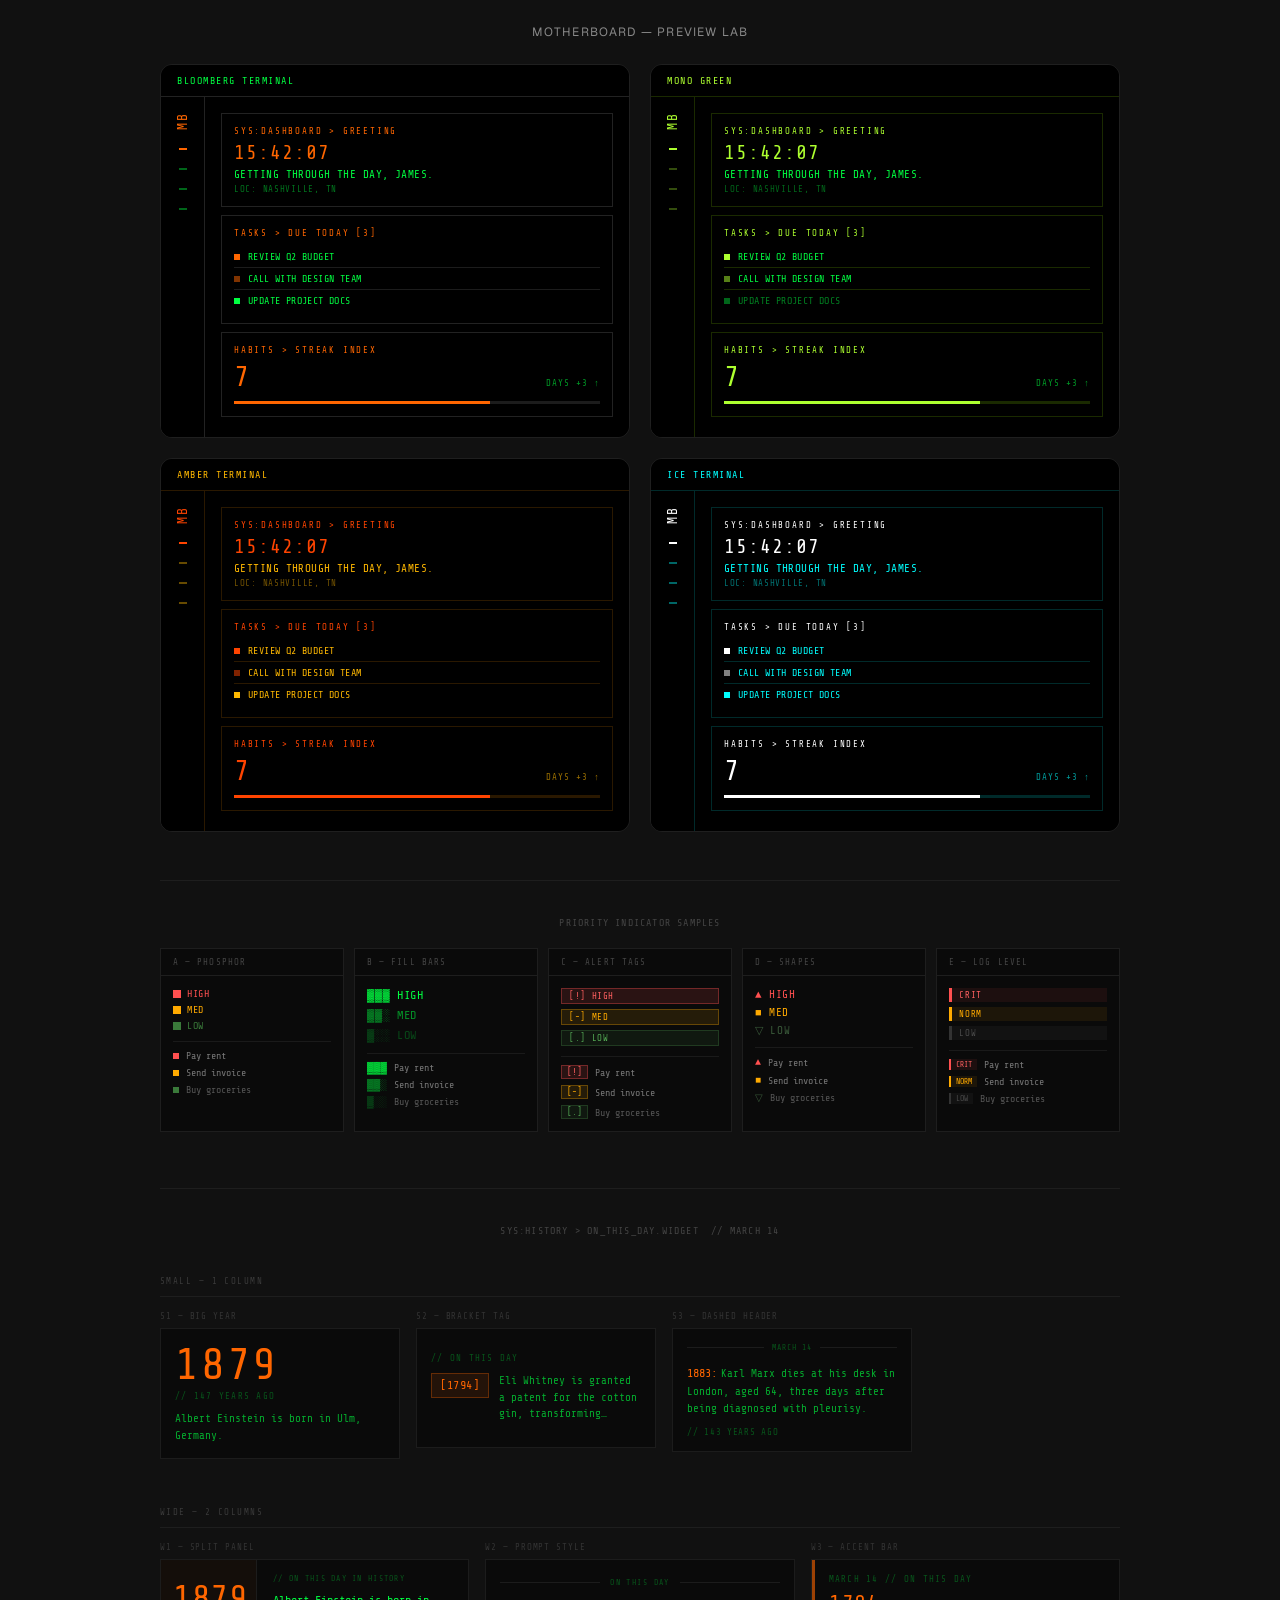
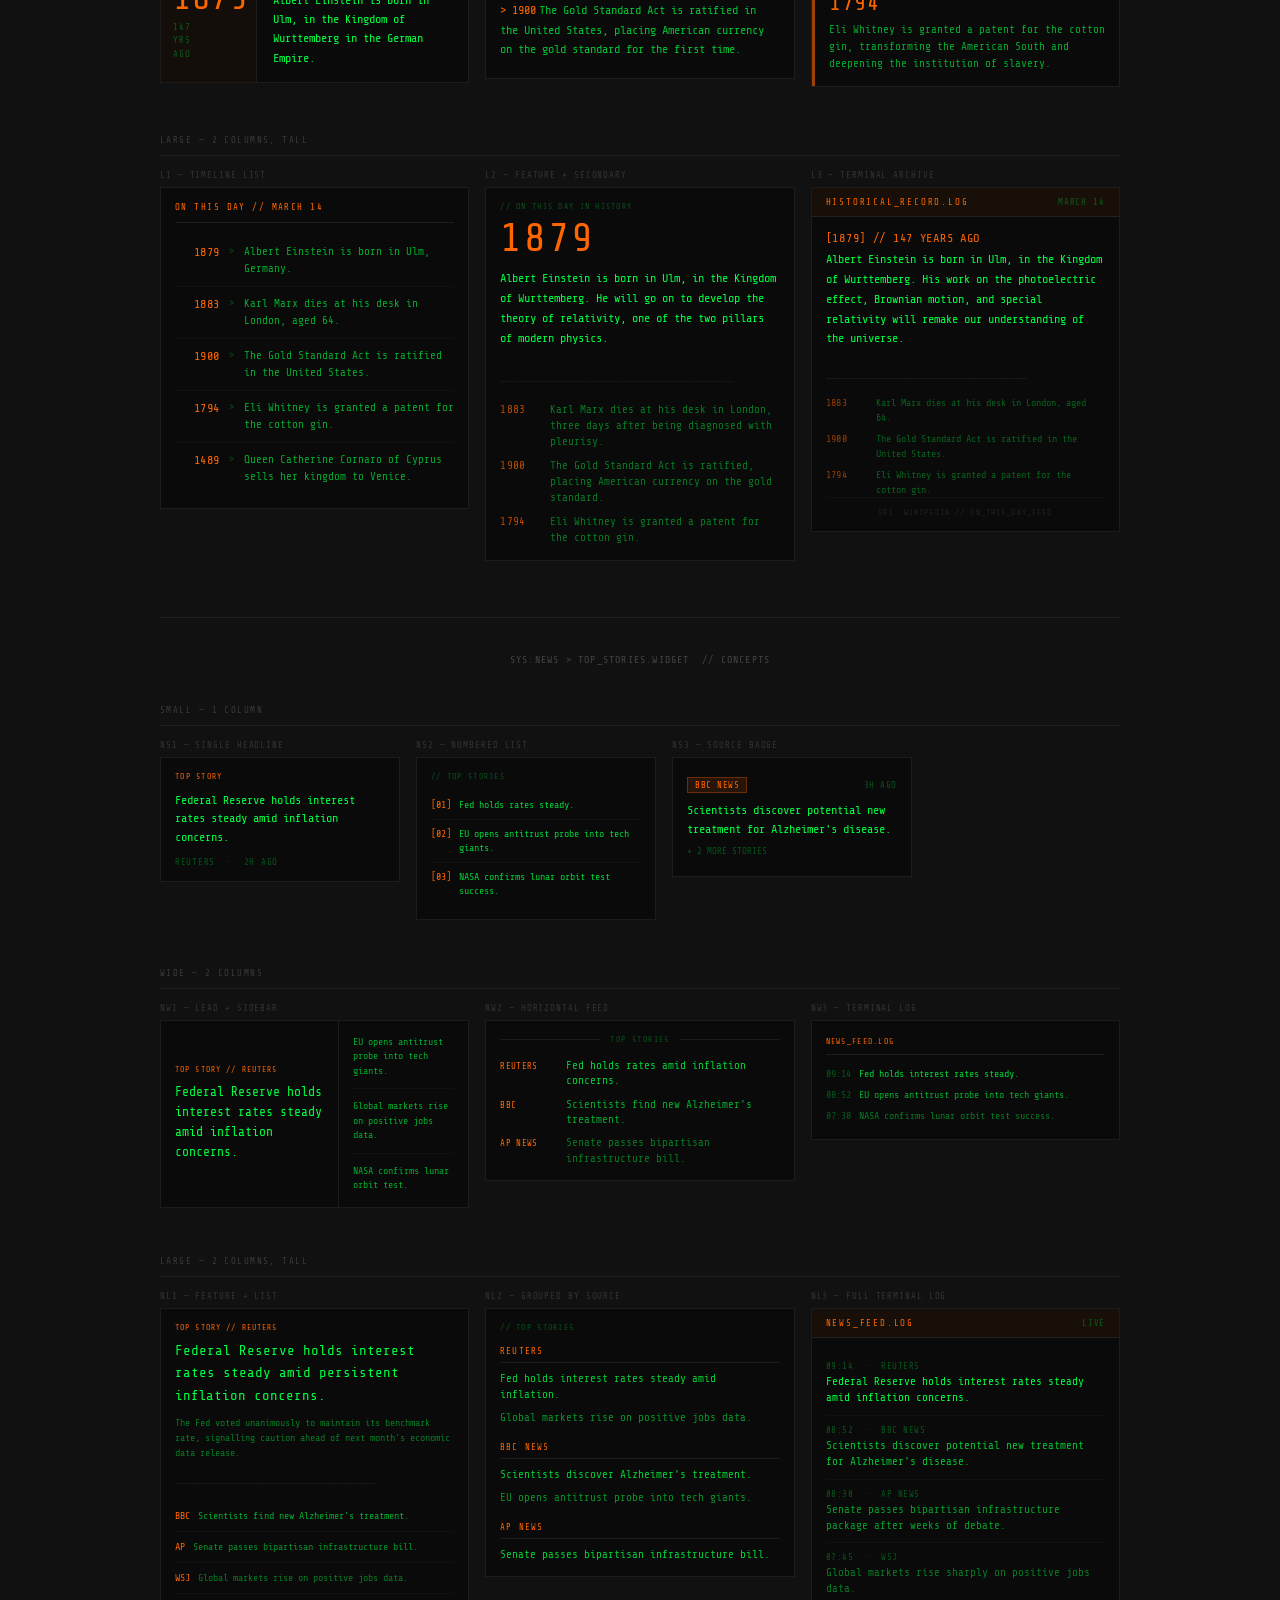
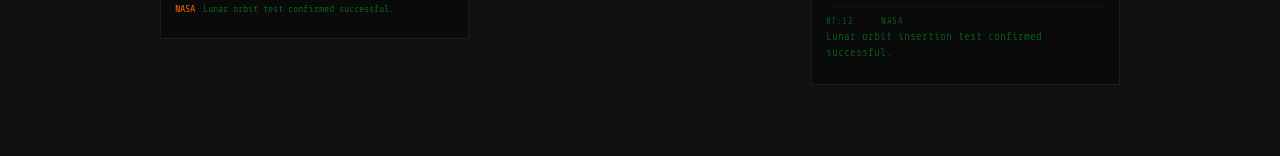
<file: theme-preview.html>
<!DOCTYPE html>
<html lang="en">
<head>
  <meta charset="UTF-8">
  <meta name="viewport" content="width=device-width, initial-scale=1.0">
  <title>Preview Lab — Motherboard</title>
  <link rel="preconnect" href="https://fonts.googleapis.com">
  <link href="https://fonts.googleapis.com/css2?family=Geist:wght@300;400;500&family=Fraunces:ital,wght@1,300;1,400&family=Share+Tech+Mono&display=swap" rel="stylesheet">
  <style>
    * { box-sizing: border-box; margin: 0; padding: 0; }
    body {
      background: #111;
      font-family: 'Geist', sans-serif;
      padding: 24px;
      min-height: 100vh;
    }
    h1 {
      color: #888;
      font-size: 12px;
      font-weight: 400;
      letter-spacing: 0.1em;
      text-transform: uppercase;
      margin-bottom: 24px;
      text-align: center;
    }
    .grid {
      display: grid;
      grid-template-columns: 1fr 1fr;
      gap: 20px;
      max-width: 960px;
      margin: 0 auto;
    }
    @media (max-width: 640px) {
      .grid { grid-template-columns: 1fr; }
      body { padding: 16px; }
    }

    /* ── PANEL ── */
    .panel {
      border-radius: 12px;
      overflow: hidden;
      border: 1px solid rgba(255,255,255,0.06);
    }
    .panel-label {
      padding: 10px 16px;
      font-size: 10px;
      font-weight: 500;
      letter-spacing: 0.12em;
      text-transform: uppercase;
      border-bottom: 1px solid;
    }
    .panel-body {
      display: flex;
      height: 340px;
    }

    /* ── SIDEBAR STRIP ── */
    .sidebar-strip {
      width: 44px;
      display: flex;
      flex-direction: column;
      align-items: center;
      padding: 16px 0;
      gap: 18px;
      border-right: 1px solid;
      flex-shrink: 0;
    }
    .sb-brand {
      font-family: 'Fraunces', serif;
      font-style: italic;
      font-size: 14px;
      font-weight: 300;
      writing-mode: vertical-rl;
      text-orientation: mixed;
      transform: rotate(180deg);
      letter-spacing: 0.05em;
      margin-bottom: 4px;
    }
    .sb-dot {
      width: 6px;
      height: 6px;
      border-radius: 50%;
      opacity: 0.35;
    }
    .sb-dot.active { opacity: 1; }

    /* ── CONTENT AREA ── */
    .content-area {
      flex: 1;
      padding: 16px;
      display: flex;
      flex-direction: column;
      gap: 10px;
      overflow: hidden;
    }

    /* ── WIDGET CARD ── */
    .widget {
      border-radius: 8px;
      padding: 14px;
      border: 1px solid;
    }
    .widget-greeting .wg-time {
      font-size: 22px;
      font-weight: 300;
      letter-spacing: -0.02em;
      margin-bottom: 2px;
    }
    .widget-greeting .wg-msg {
      font-size: 12px;
      opacity: 0.55;
      font-family: 'Fraunces', serif;
      font-style: italic;
    }
    .widget-greeting .wg-loc {
      font-size: 10px;
      opacity: 0.35;
      margin-top: 4px;
      letter-spacing: 0.04em;
    }

    .widget-tasks .wt-title {
      font-size: 9px;
      letter-spacing: 0.1em;
      text-transform: uppercase;
      opacity: 0.4;
      margin-bottom: 10px;
    }
    .task-row {
      display: flex;
      align-items: center;
      gap: 8px;
      padding: 5px 0;
      border-bottom: 1px solid;
      font-size: 11px;
    }
    .task-row:last-child { border-bottom: none; }
    .task-dot {
      width: 5px;
      height: 5px;
      border-radius: 50%;
      flex-shrink: 0;
    }
    .task-name { opacity: 0.75; }

    .widget-stat {
      display: flex;
      align-items: center;
      justify-content: space-between;
    }
    .ws-label { font-size: 10px; opacity: 0.4; letter-spacing: 0.08em; text-transform: uppercase; }
    .ws-value { font-size: 24px; font-weight: 300; letter-spacing: -0.02em; }
    .ws-bar-wrap {
      height: 3px;
      border-radius: 2px;
      margin-top: 10px;
      overflow: hidden;
    }
    .ws-bar { height: 100%; border-radius: 2px; }

    .accent-tag {
      display: inline-block;
      font-size: 9px;
      padding: 2px 7px;
      border-radius: 10px;
      letter-spacing: 0.06em;
      opacity: 0.85;
    }

    /* ══════════════════════════════════════════════
       ON THIS DAY — WIDGET PREVIEW (retro theme)
       c1 = #00FF41 (text)   c2 = #FF6600 (accent)
    ══════════════════════════════════════════════ */
    .hw-section {
      max-width: 960px;
      margin: 56px auto 0;
      padding-top: 36px;
      border-top: 1px solid #1e1e1e;
      font-family: 'Share Tech Mono', monospace;
    }
    .hw-section-title {
      font-size: 10px;
      color: #444;
      letter-spacing: 0.12em;
      text-transform: uppercase;
      text-align: center;
      margin-bottom: 40px;
    }
    .hw-tier-label {
      font-size: 9px;
      letter-spacing: 0.16em;
      text-transform: uppercase;
      color: #3a3a3a;
      margin-bottom: 14px;
      padding-bottom: 10px;
      border-bottom: 1px solid #1e1e1e;
    }
    .hw-tier { margin-bottom: 48px; }
    .hw-grid-small {
      display: grid;
      grid-template-columns: repeat(3, 240px);
      gap: 16px;
    }
    .hw-grid-wide,
    .hw-grid-large {
      display: grid;
      grid-template-columns: repeat(3, 1fr);
      gap: 16px;
    }
    .hw-wrap { display: flex; flex-direction: column; gap: 7px; }
    .hw-id { font-size: 9px; letter-spacing: 0.1em; text-transform: uppercase; color: #333; }

    /* shared widget shell */
    .hw {
      background: #0A0A0A;
      border: 1px solid #1C1C1C;
      border-radius: 0;
      padding: 14px;
      overflow: hidden;
      font-family: 'Share Tech Mono', monospace;
    }

    /* S1 — Big Year */
    .hw-s1 { min-height: 120px; display: flex; flex-direction: column; justify-content: center; }
    .hw-s1-year { font-size: 44px; color: #FF6600; line-height: 1; letter-spacing: 0.04em; }
    .hw-s1-ago { font-size: 9px; letter-spacing: 0.14em; text-transform: uppercase; color: rgba(0,255,65,0.3); margin-top: 4px; margin-bottom: 10px; }
    .hw-s1-text { font-size: 11px; color: rgba(0,255,65,0.65); line-height: 1.5; }

    /* S2 — Bracket Tag */
    .hw-s2 { min-height: 120px; display: flex; flex-direction: column; gap: 10px; justify-content: center; }
    .hw-s2-header { font-size: 9px; letter-spacing: 0.14em; text-transform: uppercase; color: rgba(0,255,65,0.3); }
    .hw-s2-top { display: flex; align-items: flex-start; gap: 10px; }
    .hw-s2-pill {
      flex-shrink: 0;
      background: rgba(255,102,0,0.1); border: 1px solid rgba(255,102,0,0.3);
      border-radius: 0; padding: 4px 8px;
      font-size: 12px; color: #FF6600; line-height: 1.2; letter-spacing: 0.05em;
    }
    .hw-s2-text {
      font-size: 11px; color: rgba(0,255,65,0.65); line-height: 1.5;
      display: -webkit-box; -webkit-line-clamp: 3; -webkit-box-orient: vertical; overflow: hidden;
    }

    /* S3 — Dashed Header */
    .hw-s3 { min-height: 120px; display: flex; flex-direction: column; justify-content: space-between; }
    .hw-s3-header { display: flex; align-items: center; gap: 8px; margin-bottom: 12px; }
    .hw-s3-rule { flex: 1; height: 1px; background: #1C1C1C; }
    .hw-s3-label { font-size: 8px; letter-spacing: 0.14em; text-transform: uppercase; color: rgba(0,255,65,0.3); white-space: nowrap; }
    .hw-s3-body {
      font-size: 11px; color: rgba(0,255,65,0.65); line-height: 1.55;
      display: -webkit-box; -webkit-line-clamp: 4; -webkit-box-orient: vertical; overflow: hidden;
    }
    .hw-s3-year { color: #FF6600; font-size: 12px; margin-right: 4px; }
    .hw-s3-footer { margin-top: 10px; font-size: 9px; letter-spacing: 0.08em; color: rgba(0,255,65,0.3); }

    /* W1 — Split Panel */
    .hw-w1 { min-height: 120px; display: flex; gap: 0; align-items: stretch; padding: 0; }
    .hw-w1-left {
      width: 96px; flex-shrink: 0; padding: 14px 12px;
      border-right: 1px solid #1C1C1C;
      display: flex; flex-direction: column; justify-content: center;
      background: rgba(255,102,0,0.04);
    }
    .hw-w1-year { font-size: 34px; color: #FF6600; line-height: 1; letter-spacing: 0.02em; }
    .hw-w1-ago { font-size: 9px; letter-spacing: 0.1em; text-transform: uppercase; color: rgba(0,255,65,0.3); margin-top: 6px; line-height: 1.5; }
    .hw-w1-right { flex: 1; padding: 14px 14px 14px 16px; display: flex; flex-direction: column; justify-content: center; }
    .hw-w1-label { font-size: 8px; letter-spacing: 0.16em; text-transform: uppercase; color: rgba(0,255,65,0.3); margin-bottom: 8px; }
    .hw-w1-text { font-size: 12px; color: #00FF41; line-height: 1.6; }

    /* W2 — Prompt Style */
    .hw-w2 { min-height: 120px; display: flex; flex-direction: column; justify-content: center; }
    .hw-w2-header { display: flex; align-items: center; gap: 10px; margin-bottom: 14px; }
    .hw-w2-rule { flex: 1; height: 1px; background: #1C1C1C; }
    .hw-w2-label { font-size: 8px; letter-spacing: 0.18em; text-transform: uppercase; color: rgba(0,255,65,0.3); white-space: nowrap; }
    .hw-w2-body { font-size: 12px; color: rgba(0,255,65,0.75); line-height: 1.65; }
    .hw-w2-prompt { color: #FF6600; margin-right: 6px; }
    .hw-w2-year { color: #FF6600; margin-right: 3px; }

    /* W3 — Accent Bar */
    .hw-w3 { min-height: 120px; display: flex; align-items: center; gap: 0; padding: 0; }
    .hw-w3-bar { width: 3px; align-self: stretch; background: #FF6600; flex-shrink: 0; opacity: 0.6; }
    .hw-w3-inner { flex: 1; padding: 14px; }
    .hw-w3-meta { font-size: 9px; letter-spacing: 0.14em; text-transform: uppercase; color: rgba(0,255,65,0.3); margin-bottom: 8px; }
    .hw-w3-year { font-size: 22px; color: #FF6600; line-height: 1; margin-bottom: 7px; letter-spacing: 0.04em; }
    .hw-w3-text { font-size: 11px; color: rgba(0,255,65,0.65); line-height: 1.55; }

    /* L1 — Timeline List */
    .hw-l1 { min-height: 260px; display: flex; flex-direction: column; }
    .hw-l1-header {
      font-size: 9px; letter-spacing: 0.16em; text-transform: uppercase; color: #FF6600;
      margin-bottom: 12px; padding-bottom: 10px; border-bottom: 1px solid #1C1C1C;
    }
    .hw-l1-list { display: flex; flex-direction: column; flex: 1; }
    .hw-l1-row {
      display: flex; gap: 10px; align-items: flex-start;
      padding: 9px 0; border-bottom: 1px solid #111;
    }
    .hw-l1-row:last-child { border-bottom: none; }
    .hw-l1-year { width: 44px; flex-shrink: 0; text-align: right; font-size: 12px; color: #FF6600; padding-top: 1px; letter-spacing: 0.02em; }
    .hw-l1-arrow { font-size: 10px; color: rgba(0,255,65,0.3); flex-shrink: 0; padding-top: 1px; }
    .hw-l1-text { flex: 1; font-size: 11px; color: rgba(0,255,65,0.65); line-height: 1.5; }

    /* L2 — Feature + Secondary */
    .hw-l2 { min-height: 260px; display: flex; flex-direction: column; }
    .hw-l2-hero { margin-bottom: 14px; }
    .hw-l2-hero-label { font-size: 8px; letter-spacing: 0.16em; text-transform: uppercase; color: rgba(0,255,65,0.3); margin-bottom: 8px; }
    .hw-l2-hero-year { font-size: 40px; color: #FF6600; line-height: 1; letter-spacing: 0.04em; margin-bottom: 10px; }
    .hw-l2-hero-text { font-size: 12px; color: #00FF41; line-height: 1.65; }
    .hw-l2-divider { font-size: 10px; color: #1C1C1C; letter-spacing: 0.05em; margin: 14px 0; overflow: hidden; white-space: nowrap; }
    .hw-l2-secondary { display: flex; flex-direction: column; gap: 8px; }
    .hw-l2-sec-row { display: flex; gap: 10px; align-items: baseline; }
    .hw-l2-sec-year { font-size: 11px; color: #FF6600; flex-shrink: 0; opacity: 0.7; width: 40px; letter-spacing: 0.03em; }
    .hw-l2-sec-text { font-size: 11px; color: rgba(0,255,65,0.45); line-height: 1.45; }

    /* L3 — Terminal Archive */
    .hw-l3 { min-height: 260px; display: flex; flex-direction: column; padding: 0; }
    .hw-l3-masthead {
      display: flex; align-items: center; justify-content: space-between;
      padding: 9px 14px; border-bottom: 1px solid #222;
      background: rgba(255,102,0,0.06);
    }
    .hw-l3-title { font-size: 9px; letter-spacing: 0.2em; text-transform: uppercase; color: #FF6600; }
    .hw-l3-date { font-size: 9px; letter-spacing: 0.1em; color: rgba(0,255,65,0.3); }
    .hw-l3-body { padding: 14px; flex: 1; display: flex; flex-direction: column; }
    .hw-l3-feature { margin-bottom: 12px; }
    .hw-l3-feature-year { font-size: 12px; color: #FF6600; margin-bottom: 5px; letter-spacing: 0.06em; }
    .hw-l3-feature-text { font-size: 12px; color: #00FF41; line-height: 1.65; }
    .hw-l3-rule { font-size: 9px; color: #222; letter-spacing: 0.02em; margin: 12px 0; overflow: hidden; white-space: nowrap; }
    .hw-l3-footnotes { display: flex; flex-direction: column; gap: 7px; }
    .hw-l3-footnote { display: flex; gap: 10px; align-items: baseline; }
    .hw-l3-fn-year { font-size: 10px; color: #FF6600; flex-shrink: 0; opacity: 0.55; width: 40px; letter-spacing: 0.03em; }
    .hw-l3-fn-text { font-size: 10px; color: rgba(0,255,65,0.35); line-height: 1.45; }
    .hw-l3-footer {
      margin-top: auto; padding-top: 10px; border-top: 1px solid #111;
      font-size: 8px; letter-spacing: 0.14em; text-transform: uppercase; color: #222; text-align: center;
    }
  </style>
</head>
<body>
  <h1>Motherboard — Preview Lab</h1>
  <div class="grid">

    <!-- ── BLOOMBERG ── -->
    <div class="panel" style="font-family:'Share Tech Mono',monospace;">
      <div class="panel-label" style="background:#000000;color:#00FF41;border-color:#222;font-family:'Share Tech Mono',monospace;letter-spacing:0.15em;">
        BLOOMBERG TERMINAL
      </div>
      <div class="panel-body" style="background:#000000;">
        <div class="sidebar-strip" style="background:#000;border-color:#222;">
          <span style="color:#FF6600;font-family:'Share Tech Mono',monospace;font-size:13px;writing-mode:vertical-rl;transform:rotate(180deg);letter-spacing:0.1em;">MB</span>
          <div class="sb-dot active" style="background:#FF6600;border-radius:0;width:8px;height:2px;"></div>
          <div class="sb-dot" style="background:#00FF41;border-radius:0;width:8px;height:2px;opacity:0.4;"></div>
          <div class="sb-dot" style="background:#00FF41;border-radius:0;width:8px;height:2px;opacity:0.4;"></div>
          <div class="sb-dot" style="background:#00FF41;border-radius:0;width:8px;height:2px;opacity:0.4;"></div>
        </div>
        <div class="content-area" style="gap:8px;">
          <div class="widget widget-greeting" style="background:#000;border-color:#222;color:#00FF41;border-radius:0;padding:12px;">
            <div style="font-size:9px;color:#FF6600;letter-spacing:0.2em;margin-bottom:6px;">SYS:DASHBOARD &gt; GREETING</div>
            <div style="font-size:20px;color:#FF6600;letter-spacing:0.05em;line-height:1.1;">15:42:07</div>
            <div style="font-size:11px;color:#00FF41;margin-top:4px;letter-spacing:0.04em;">GETTING THROUGH THE DAY, JAMES.</div>
            <div style="font-size:9px;color:#00FF41;opacity:0.45;margin-top:3px;letter-spacing:0.08em;">LOC: NASHVILLE, TN</div>
          </div>
          <div class="widget widget-tasks" style="background:#000;border-color:#222;color:#00FF41;border-radius:0;padding:12px;">
            <div style="font-size:9px;color:#FF6600;letter-spacing:0.2em;margin-bottom:8px;">TASKS &gt; DUE TODAY [3]</div>
            <div class="task-row" style="border-color:#1C1C1C;border-radius:0;">
              <div class="task-dot" style="background:#FF6600;border-radius:0;width:6px;height:6px;"></div>
              <span style="font-size:10px;letter-spacing:0.04em;text-transform:uppercase;">REVIEW Q2 BUDGET</span>
            </div>
            <div class="task-row" style="border-color:#1C1C1C;">
              <div class="task-dot" style="background:#FF6600;border-radius:0;width:6px;height:6px;opacity:0.5;"></div>
              <span style="font-size:10px;letter-spacing:0.04em;text-transform:uppercase;">CALL WITH DESIGN TEAM</span>
            </div>
            <div class="task-row" style="border-color:#1C1C1C;">
              <div class="task-dot" style="background:#00FF41;border-radius:0;width:6px;height:6px;"></div>
              <span style="font-size:10px;letter-spacing:0.04em;text-transform:uppercase;">UPDATE PROJECT DOCS</span>
            </div>
          </div>
          <div class="widget widget-stat" style="background:#000;border-color:#222;color:#00FF41;border-radius:0;padding:12px;flex-direction:column;align-items:flex-start;">
            <div style="font-size:9px;color:#FF6600;letter-spacing:0.2em;margin-bottom:6px;">HABITS &gt; STREAK INDEX</div>
            <div style="display:flex;justify-content:space-between;width:100%;align-items:baseline;">
              <span style="font-size:28px;color:#FF6600;letter-spacing:-0.01em;">7</span>
              <span style="font-size:9px;color:#00FF41;letter-spacing:0.1em;opacity:0.6;">DAYS +3 &uarr;</span>
            </div>
            <div class="ws-bar-wrap" style="background:#1C1C1C;width:100%;border-radius:0;margin-top:8px;">
              <div class="ws-bar" style="background:#FF6600;width:70%;border-radius:0;"></div>
            </div>
          </div>
        </div>
      </div>
    </div>

    <!-- ── MONOCHROME GREEN ── -->
    <div class="panel" style="font-family:'Share Tech Mono',monospace;">
      <div class="panel-label" style="background:#000;color:#ADFF2F;border-color:#1A2A00;font-family:'Share Tech Mono',monospace;letter-spacing:0.15em;">
        MONO GREEN
      </div>
      <div class="panel-body" style="background:#000;">
        <div class="sidebar-strip" style="background:#000;border-color:#1A2A00;">
          <span style="color:#ADFF2F;font-family:'Share Tech Mono',monospace;font-size:13px;writing-mode:vertical-rl;transform:rotate(180deg);letter-spacing:0.1em;">MB</span>
          <div class="sb-dot active" style="background:#ADFF2F;border-radius:0;width:8px;height:2px;"></div>
          <div class="sb-dot" style="background:#ADFF2F;border-radius:0;width:8px;height:2px;opacity:0.3;"></div>
          <div class="sb-dot" style="background:#ADFF2F;border-radius:0;width:8px;height:2px;opacity:0.3;"></div>
          <div class="sb-dot" style="background:#ADFF2F;border-radius:0;width:8px;height:2px;opacity:0.3;"></div>
        </div>
        <div class="content-area" style="gap:8px;">
          <div class="widget widget-greeting" style="background:#000;border-color:#1A2A00;color:#00FF41;border-radius:0;padding:12px;">
            <div style="font-size:9px;color:#ADFF2F;letter-spacing:0.2em;margin-bottom:6px;">SYS:DASHBOARD &gt; GREETING</div>
            <div style="font-size:20px;color:#ADFF2F;letter-spacing:0.05em;line-height:1.1;">15:42:07</div>
            <div style="font-size:11px;color:#00FF41;margin-top:4px;letter-spacing:0.04em;">GETTING THROUGH THE DAY, JAMES.</div>
            <div style="font-size:9px;color:#00FF41;opacity:0.4;margin-top:3px;letter-spacing:0.08em;">LOC: NASHVILLE, TN</div>
          </div>
          <div class="widget widget-tasks" style="background:#000;border-color:#1A2A00;color:#00FF41;border-radius:0;padding:12px;">
            <div style="font-size:9px;color:#ADFF2F;letter-spacing:0.2em;margin-bottom:8px;">TASKS &gt; DUE TODAY [3]</div>
            <div class="task-row" style="border-color:#1A2A00;">
              <div class="task-dot" style="background:#ADFF2F;border-radius:0;width:6px;height:6px;"></div>
              <span style="font-size:10px;letter-spacing:0.04em;text-transform:uppercase;">REVIEW Q2 BUDGET</span>
            </div>
            <div class="task-row" style="border-color:#1A2A00;">
              <div class="task-dot" style="background:#ADFF2F;border-radius:0;width:6px;height:6px;opacity:0.5;"></div>
              <span style="font-size:10px;letter-spacing:0.04em;text-transform:uppercase;">CALL WITH DESIGN TEAM</span>
            </div>
            <div class="task-row" style="border-color:#1A2A00;">
              <div class="task-dot" style="background:#00FF41;border-radius:0;width:6px;height:6px;opacity:0.4;"></div>
              <span style="font-size:10px;letter-spacing:0.04em;text-transform:uppercase;opacity:0.5;">UPDATE PROJECT DOCS</span>
            </div>
          </div>
          <div class="widget widget-stat" style="background:#000;border-color:#1A2A00;color:#00FF41;border-radius:0;padding:12px;flex-direction:column;align-items:flex-start;">
            <div style="font-size:9px;color:#ADFF2F;letter-spacing:0.2em;margin-bottom:6px;">HABITS &gt; STREAK INDEX</div>
            <div style="display:flex;justify-content:space-between;width:100%;align-items:baseline;">
              <span style="font-size:28px;color:#ADFF2F;letter-spacing:-0.01em;">7</span>
              <span style="font-size:9px;color:#00FF41;letter-spacing:0.1em;opacity:0.6;">DAYS +3 &uarr;</span>
            </div>
            <div class="ws-bar-wrap" style="background:#1A2A00;width:100%;border-radius:0;margin-top:8px;">
              <div class="ws-bar" style="background:#ADFF2F;width:70%;border-radius:0;"></div>
            </div>
          </div>
        </div>
      </div>
    </div>

    <!-- ── AMBER TERMINAL ── -->
    <div class="panel" style="font-family:'Share Tech Mono',monospace;">
      <div class="panel-label" style="background:#000;color:#FFB800;border-color:#2A1800;font-family:'Share Tech Mono',monospace;letter-spacing:0.15em;">
        AMBER TERMINAL
      </div>
      <div class="panel-body" style="background:#000;">
        <div class="sidebar-strip" style="background:#000;border-color:#2A1800;">
          <span style="color:#FF4400;font-family:'Share Tech Mono',monospace;font-size:13px;writing-mode:vertical-rl;transform:rotate(180deg);letter-spacing:0.1em;">MB</span>
          <div class="sb-dot active" style="background:#FF4400;border-radius:0;width:8px;height:2px;"></div>
          <div class="sb-dot" style="background:#FFB800;border-radius:0;width:8px;height:2px;opacity:0.4;"></div>
          <div class="sb-dot" style="background:#FFB800;border-radius:0;width:8px;height:2px;opacity:0.4;"></div>
          <div class="sb-dot" style="background:#FFB800;border-radius:0;width:8px;height:2px;opacity:0.4;"></div>
        </div>
        <div class="content-area" style="gap:8px;">
          <div class="widget widget-greeting" style="background:#000;border-color:#2A1800;color:#FFB800;border-radius:0;padding:12px;">
            <div style="font-size:9px;color:#FF4400;letter-spacing:0.2em;margin-bottom:6px;">SYS:DASHBOARD &gt; GREETING</div>
            <div style="font-size:20px;color:#FF4400;letter-spacing:0.05em;line-height:1.1;">15:42:07</div>
            <div style="font-size:11px;color:#FFB800;margin-top:4px;letter-spacing:0.04em;">GETTING THROUGH THE DAY, JAMES.</div>
            <div style="font-size:9px;color:#FFB800;opacity:0.45;margin-top:3px;letter-spacing:0.08em;">LOC: NASHVILLE, TN</div>
          </div>
          <div class="widget widget-tasks" style="background:#000;border-color:#2A1800;color:#FFB800;border-radius:0;padding:12px;">
            <div style="font-size:9px;color:#FF4400;letter-spacing:0.2em;margin-bottom:8px;">TASKS &gt; DUE TODAY [3]</div>
            <div class="task-row" style="border-color:#2A1800;">
              <div class="task-dot" style="background:#FF4400;border-radius:0;width:6px;height:6px;"></div>
              <span style="font-size:10px;letter-spacing:0.04em;text-transform:uppercase;">REVIEW Q2 BUDGET</span>
            </div>
            <div class="task-row" style="border-color:#2A1800;">
              <div class="task-dot" style="background:#FF4400;border-radius:0;width:6px;height:6px;opacity:0.5;"></div>
              <span style="font-size:10px;letter-spacing:0.04em;text-transform:uppercase;">CALL WITH DESIGN TEAM</span>
            </div>
            <div class="task-row" style="border-color:#2A1800;">
              <div class="task-dot" style="background:#FFB800;border-radius:0;width:6px;height:6px;"></div>
              <span style="font-size:10px;letter-spacing:0.04em;text-transform:uppercase;">UPDATE PROJECT DOCS</span>
            </div>
          </div>
          <div class="widget widget-stat" style="background:#000;border-color:#2A1800;color:#FFB800;border-radius:0;padding:12px;flex-direction:column;align-items:flex-start;">
            <div style="font-size:9px;color:#FF4400;letter-spacing:0.2em;margin-bottom:6px;">HABITS &gt; STREAK INDEX</div>
            <div style="display:flex;justify-content:space-between;width:100%;align-items:baseline;">
              <span style="font-size:28px;color:#FF4400;letter-spacing:-0.01em;">7</span>
              <span style="font-size:9px;color:#FFB800;letter-spacing:0.1em;opacity:0.6;">DAYS +3 &uarr;</span>
            </div>
            <div class="ws-bar-wrap" style="background:#2A1800;width:100%;border-radius:0;margin-top:8px;">
              <div class="ws-bar" style="background:#FF4400;width:70%;border-radius:0;"></div>
            </div>
          </div>
        </div>
      </div>
    </div>

    <!-- ── ICE TERMINAL ── -->
    <div class="panel" style="font-family:'Share Tech Mono',monospace;">
      <div class="panel-label" style="background:#000;color:#00FFFF;border-color:#002A2A;font-family:'Share Tech Mono',monospace;letter-spacing:0.15em;">
        ICE TERMINAL
      </div>
      <div class="panel-body" style="background:#000;">
        <div class="sidebar-strip" style="background:#000;border-color:#002A2A;">
          <span style="color:#FFFFFF;font-family:'Share Tech Mono',monospace;font-size:13px;writing-mode:vertical-rl;transform:rotate(180deg);letter-spacing:0.1em;">MB</span>
          <div class="sb-dot active" style="background:#FFFFFF;border-radius:0;width:8px;height:2px;"></div>
          <div class="sb-dot" style="background:#00FFFF;border-radius:0;width:8px;height:2px;opacity:0.4;"></div>
          <div class="sb-dot" style="background:#00FFFF;border-radius:0;width:8px;height:2px;opacity:0.4;"></div>
          <div class="sb-dot" style="background:#00FFFF;border-radius:0;width:8px;height:2px;opacity:0.4;"></div>
        </div>
        <div class="content-area" style="gap:8px;">
          <div class="widget widget-greeting" style="background:#000;border-color:#002A2A;color:#00FFFF;border-radius:0;padding:12px;">
            <div style="font-size:9px;color:#FFFFFF;letter-spacing:0.2em;margin-bottom:6px;">SYS:DASHBOARD &gt; GREETING</div>
            <div style="font-size:20px;color:#FFFFFF;letter-spacing:0.05em;line-height:1.1;">15:42:07</div>
            <div style="font-size:11px;color:#00FFFF;margin-top:4px;letter-spacing:0.04em;">GETTING THROUGH THE DAY, JAMES.</div>
            <div style="font-size:9px;color:#00FFFF;opacity:0.45;margin-top:3px;letter-spacing:0.08em;">LOC: NASHVILLE, TN</div>
          </div>
          <div class="widget widget-tasks" style="background:#000;border-color:#002A2A;color:#00FFFF;border-radius:0;padding:12px;">
            <div style="font-size:9px;color:#FFFFFF;letter-spacing:0.2em;margin-bottom:8px;">TASKS &gt; DUE TODAY [3]</div>
            <div class="task-row" style="border-color:#002A2A;">
              <div class="task-dot" style="background:#FFFFFF;border-radius:0;width:6px;height:6px;"></div>
              <span style="font-size:10px;letter-spacing:0.04em;text-transform:uppercase;">REVIEW Q2 BUDGET</span>
            </div>
            <div class="task-row" style="border-color:#002A2A;">
              <div class="task-dot" style="background:#FFFFFF;border-radius:0;width:6px;height:6px;opacity:0.5;"></div>
              <span style="font-size:10px;letter-spacing:0.04em;text-transform:uppercase;">CALL WITH DESIGN TEAM</span>
            </div>
            <div class="task-row" style="border-color:#002A2A;">
              <div class="task-dot" style="background:#00FFFF;border-radius:0;width:6px;height:6px;"></div>
              <span style="font-size:10px;letter-spacing:0.04em;text-transform:uppercase;">UPDATE PROJECT DOCS</span>
            </div>
          </div>
          <div class="widget widget-stat" style="background:#000;border-color:#002A2A;color:#00FFFF;border-radius:0;padding:12px;flex-direction:column;align-items:flex-start;">
            <div style="font-size:9px;color:#FFFFFF;letter-spacing:0.2em;margin-bottom:6px;">HABITS &gt; STREAK INDEX</div>
            <div style="display:flex;justify-content:space-between;width:100%;align-items:baseline;">
              <span style="font-size:28px;color:#FFFFFF;letter-spacing:-0.01em;">7</span>
              <span style="font-size:9px;color:#00FFFF;letter-spacing:0.1em;opacity:0.6;">DAYS +3 &uarr;</span>
            </div>
            <div class="ws-bar-wrap" style="background:#002A2A;width:100%;border-radius:0;margin-top:8px;">
              <div class="ws-bar" style="background:#FFFFFF;width:70%;border-radius:0;"></div>
            </div>
          </div>
        </div>
      </div>
    </div>

  </div>

  <!-- ── PRIORITY INDICATOR SAMPLES ── -->
  <div style="max-width:960px;margin:48px auto 0;padding-top:36px;border-top:1px solid #1e1e1e;">
    <div style="font-size:10px;color:#444;letter-spacing:0.12em;text-transform:uppercase;text-align:center;margin-bottom:20px;font-family:'Share Tech Mono',monospace;">
      Priority Indicator Samples
    </div>
    <div style="display:grid;grid-template-columns:repeat(5,1fr);gap:10px;">

      <!-- A: Phosphor Status Squares — colored solid squares + text -->
      <div style="background:#0a0a0a;border:1px solid #1e1e1e;overflow:hidden;font-family:'Share Tech Mono',monospace;">
        <div style="padding:8px 12px;border-bottom:1px solid #1e1e1e;font-size:9px;color:#444;letter-spacing:0.12em;text-transform:uppercase;">A &mdash; PHOSPHOR</div>
        <div style="padding:12px;">
          <div style="display:flex;flex-direction:column;gap:5px;margin-bottom:10px;">
            <span style="display:inline-flex;align-items:center;gap:6px;font-size:10px;color:#FF5050;letter-spacing:0.06em;"><span style="width:8px;height:8px;background:#FF5050;flex-shrink:0;"></span>HIGH</span>
            <span style="display:inline-flex;align-items:center;gap:6px;font-size:10px;color:#FFAA00;letter-spacing:0.06em;"><span style="width:8px;height:8px;background:#FFAA00;flex-shrink:0;"></span>MED</span>
            <span style="display:inline-flex;align-items:center;gap:6px;font-size:10px;color:#3A7A3A;letter-spacing:0.06em;"><span style="width:8px;height:8px;background:#3A7A3A;flex-shrink:0;"></span>LOW</span>
          </div>
          <div style="border-top:1px solid #1a1a1a;padding-top:8px;display:flex;flex-direction:column;gap:6px;">
            <div style="display:flex;align-items:center;gap:7px;font-size:10px;color:#777;"><span style="width:6px;height:6px;background:#FF5050;flex-shrink:0;"></span>Pay rent</div>
            <div style="display:flex;align-items:center;gap:7px;font-size:10px;color:#777;"><span style="width:6px;height:6px;background:#FFAA00;flex-shrink:0;"></span>Send invoice</div>
            <div style="display:flex;align-items:center;gap:7px;font-size:10px;color:#555;"><span style="width:6px;height:6px;background:#3A7A3A;flex-shrink:0;"></span>Buy groceries</div>
          </div>
        </div>
      </div>

      <!-- B: Fill Bars — ASCII block fill showing level -->
      <div style="background:#0a0a0a;border:1px solid #1e1e1e;overflow:hidden;font-family:'Share Tech Mono',monospace;">
        <div style="padding:8px 12px;border-bottom:1px solid #1e1e1e;font-size:9px;color:#444;letter-spacing:0.12em;text-transform:uppercase;">B &mdash; FILL BARS</div>
        <div style="padding:12px;">
          <div style="display:flex;flex-direction:column;gap:5px;margin-bottom:10px;">
            <span style="font-size:12px;color:#00FF41;letter-spacing:0.05em;">&#x2593;&#x2593;&#x2593; HIGH</span>
            <span style="font-size:12px;color:#00FF41;opacity:0.55;letter-spacing:0.05em;">&#x2593;&#x2593;&#x2591; MED</span>
            <span style="font-size:12px;color:#00FF41;opacity:0.25;letter-spacing:0.05em;">&#x2593;&#x2591;&#x2591; LOW</span>
          </div>
          <div style="border-top:1px solid #1a1a1a;padding-top:8px;display:flex;flex-direction:column;gap:6px;">
            <div style="display:flex;align-items:center;gap:7px;font-size:10px;color:#777;"><span style="color:#00FF41;font-size:11px;line-height:1;">&#x2593;&#x2593;&#x2593;</span>Pay rent</div>
            <div style="display:flex;align-items:center;gap:7px;font-size:10px;color:#777;"><span style="color:#00FF41;opacity:0.55;font-size:11px;line-height:1;">&#x2593;&#x2593;&#x2591;</span>Send invoice</div>
            <div style="display:flex;align-items:center;gap:7px;font-size:10px;color:#555;"><span style="color:#00FF41;opacity:0.25;font-size:11px;line-height:1;">&#x2593;&#x2591;&#x2591;</span>Buy groceries</div>
          </div>
        </div>
      </div>

      <!-- C: Alert Code Tags — colored bracketed chips -->
      <div style="background:#0a0a0a;border:1px solid #1e1e1e;overflow:hidden;font-family:'Share Tech Mono',monospace;">
        <div style="padding:8px 12px;border-bottom:1px solid #1e1e1e;font-size:9px;color:#444;letter-spacing:0.12em;text-transform:uppercase;">C &mdash; ALERT TAGS</div>
        <div style="padding:12px;">
          <div style="display:flex;flex-direction:column;gap:5px;margin-bottom:10px;">
            <span style="display:inline-block;font-size:9px;padding:2px 7px;background:rgba(255,80,80,0.13);border:1px solid rgba(255,80,80,0.35);color:#FF6060;letter-spacing:0.07em;">[!] HIGH</span>
            <span style="display:inline-block;font-size:9px;padding:2px 7px;background:rgba(255,170,0,0.11);border:1px solid rgba(255,170,0,0.3);color:#FFAA00;letter-spacing:0.07em;">[~] MED</span>
            <span style="display:inline-block;font-size:9px;padding:2px 7px;background:rgba(80,160,80,0.09);border:1px solid rgba(80,160,80,0.25);color:#55AA55;letter-spacing:0.07em;">[.] LOW</span>
          </div>
          <div style="border-top:1px solid #1a1a1a;padding-top:8px;display:flex;flex-direction:column;gap:6px;">
            <div style="display:flex;align-items:center;gap:7px;font-size:10px;color:#777;"><span style="font-size:9px;padding:1px 5px;background:rgba(255,80,80,0.13);border:1px solid rgba(255,80,80,0.35);color:#FF6060;">[!]</span>Pay rent</div>
            <div style="display:flex;align-items:center;gap:7px;font-size:10px;color:#777;"><span style="font-size:9px;padding:1px 5px;background:rgba(255,170,0,0.11);border:1px solid rgba(255,170,0,0.3);color:#FFAA00;">[~]</span>Send invoice</div>
            <div style="display:flex;align-items:center;gap:7px;font-size:10px;color:#555;"><span style="font-size:9px;padding:1px 5px;background:rgba(80,160,80,0.09);border:1px solid rgba(80,160,80,0.25);color:#55AA55;">[.]</span>Buy groceries</div>
          </div>
        </div>
      </div>

      <!-- D: Geometric Shapes — shape encodes urgency -->
      <div style="background:#0a0a0a;border:1px solid #1e1e1e;overflow:hidden;font-family:'Share Tech Mono',monospace;">
        <div style="padding:8px 12px;border-bottom:1px solid #1e1e1e;font-size:9px;color:#444;letter-spacing:0.12em;text-transform:uppercase;">D &mdash; SHAPES</div>
        <div style="padding:12px;">
          <div style="display:flex;flex-direction:column;gap:5px;margin-bottom:10px;">
            <span style="font-size:11px;color:#FF5050;letter-spacing:0.06em;">&#x25B2; HIGH</span>
            <span style="font-size:11px;color:#FFAA00;letter-spacing:0.06em;">&#x25A0; MED</span>
            <span style="font-size:11px;color:#3A5A3A;letter-spacing:0.06em;">&#x25BD; LOW</span>
          </div>
          <div style="border-top:1px solid #1a1a1a;padding-top:8px;display:flex;flex-direction:column;gap:6px;">
            <div style="display:flex;align-items:center;gap:7px;font-size:10px;color:#777;"><span style="color:#FF5050;">&#x25B2;</span>Pay rent</div>
            <div style="display:flex;align-items:center;gap:7px;font-size:10px;color:#777;"><span style="color:#FFAA00;">&#x25A0;</span>Send invoice</div>
            <div style="display:flex;align-items:center;gap:7px;font-size:10px;color:#555;"><span style="color:#3A5A3A;">&#x25BD;</span>Buy groceries</div>
          </div>
        </div>
      </div>

      <!-- E: Severity Log Tags — left-border colored chip, log-level style -->
      <div style="background:#0a0a0a;border:1px solid #1e1e1e;overflow:hidden;font-family:'Share Tech Mono',monospace;">
        <div style="padding:8px 12px;border-bottom:1px solid #1e1e1e;font-size:9px;color:#444;letter-spacing:0.12em;text-transform:uppercase;">E &mdash; LOG LEVEL</div>
        <div style="padding:12px;">
          <div style="display:flex;flex-direction:column;gap:5px;margin-bottom:10px;">
            <span style="display:inline-block;font-size:9px;padding:2px 8px 2px 7px;border-left:3px solid #FF5050;background:rgba(255,80,80,0.08);color:#FF6060;letter-spacing:0.09em;">CRIT</span>
            <span style="display:inline-block;font-size:9px;padding:2px 8px 2px 7px;border-left:3px solid #FFAA00;background:rgba(255,170,0,0.08);color:#FFAA00;letter-spacing:0.09em;">NORM</span>
            <span style="display:inline-block;font-size:9px;padding:2px 8px 2px 7px;border-left:3px solid #333;background:rgba(255,255,255,0.03);color:#4a4a4a;letter-spacing:0.09em;">LOW</span>
          </div>
          <div style="border-top:1px solid #1a1a1a;padding-top:8px;display:flex;flex-direction:column;gap:6px;">
            <div style="display:flex;align-items:center;gap:7px;font-size:10px;color:#777;"><span style="font-size:8px;padding:1px 5px;border-left:2px solid #FF5050;background:rgba(255,80,80,0.08);color:#FF6060;">CRIT</span>Pay rent</div>
            <div style="display:flex;align-items:center;gap:7px;font-size:10px;color:#777;"><span style="font-size:8px;padding:1px 5px;border-left:2px solid #FFAA00;background:rgba(255,170,0,0.08);color:#FFAA00;">NORM</span>Send invoice</div>
            <div style="display:flex;align-items:center;gap:7px;font-size:10px;color:#555;"><span style="font-size:8px;padding:1px 5px;border-left:2px solid #333;background:rgba(255,255,255,0.03);color:#4a4a4a;">LOW</span>Buy groceries</div>
          </div>
        </div>
      </div>

    </div>
  </div>

  <!-- ══════════════════════════════════════════
       ON THIS DAY — WIDGET PREVIEW
  ══════════════════════════════════════════ -->
  <div class="hw-section">
    <div class="hw-section-title">SYS:HISTORY &gt; ON_THIS_DAY.WIDGET &nbsp;// MARCH 14</div>

    <!-- SMALL -->
    <div class="hw-tier">
      <div class="hw-tier-label">Small &mdash; 1 column</div>
      <div class="hw-grid-small">

        <div class="hw-wrap">
          <div class="hw-id">S1 &mdash; big year</div>
          <div class="hw hw-s1">
            <div class="hw-s1-year">1879</div>
            <div class="hw-s1-ago">// 147 years ago</div>
            <div class="hw-s1-text">Albert Einstein is born in Ulm, Germany.</div>
          </div>
        </div>

        <div class="hw-wrap">
          <div class="hw-id">S2 &mdash; bracket tag</div>
          <div class="hw hw-s2">
            <div class="hw-s2-header">// ON THIS DAY</div>
            <div class="hw-s2-top">
              <div class="hw-s2-pill">[1794]</div>
              <div class="hw-s2-text">Eli Whitney is granted a patent for the cotton gin, transforming Southern agriculture and deepening the institution of slavery.</div>
            </div>
          </div>
        </div>

        <div class="hw-wrap">
          <div class="hw-id">S3 &mdash; dashed header</div>
          <div class="hw hw-s3">
            <div class="hw-s3-header">
              <div class="hw-s3-rule"></div>
              <div class="hw-s3-label">MARCH 14</div>
              <div class="hw-s3-rule"></div>
            </div>
            <div class="hw-s3-body">
              <span class="hw-s3-year">1883:</span>Karl Marx dies at his desk in London, aged 64, three days after being diagnosed with pleurisy.
            </div>
            <div class="hw-s3-footer">// 143 YEARS AGO</div>
          </div>
        </div>

      </div>
    </div>

    <!-- WIDE -->
    <div class="hw-tier">
      <div class="hw-tier-label">Wide &mdash; 2 columns</div>
      <div class="hw-grid-wide">

        <div class="hw-wrap">
          <div class="hw-id">W1 &mdash; split panel</div>
          <div class="hw hw-w1">
            <div class="hw-w1-left">
              <div class="hw-w1-year">1879</div>
              <div class="hw-w1-ago">147<br>YRS<br>AGO</div>
            </div>
            <div class="hw-w1-right">
              <div class="hw-w1-label">// ON THIS DAY IN HISTORY</div>
              <div class="hw-w1-text">Albert Einstein is born in Ulm, in the Kingdom of Wurttemberg in the German Empire.</div>
            </div>
          </div>
        </div>

        <div class="hw-wrap">
          <div class="hw-id">W2 &mdash; prompt style</div>
          <div class="hw hw-w2">
            <div class="hw-w2-header">
              <div class="hw-w2-rule"></div>
              <div class="hw-w2-label">ON THIS DAY</div>
              <div class="hw-w2-rule"></div>
            </div>
            <div class="hw-w2-body">
              <span class="hw-w2-prompt">&gt;</span><span class="hw-w2-year">1900</span>The Gold Standard Act is ratified in the United States, placing American currency on the gold standard for the first time.
            </div>
          </div>
        </div>

        <div class="hw-wrap">
          <div class="hw-id">W3 &mdash; accent bar</div>
          <div class="hw hw-w3">
            <div class="hw-w3-bar"></div>
            <div class="hw-w3-inner">
              <div class="hw-w3-meta">MARCH 14 // ON THIS DAY</div>
              <div class="hw-w3-year">1794</div>
              <div class="hw-w3-text">Eli Whitney is granted a patent for the cotton gin, transforming the American South and deepening the institution of slavery.</div>
            </div>
          </div>
        </div>

      </div>
    </div>

    <!-- LARGE -->
    <div class="hw-tier">
      <div class="hw-tier-label">Large &mdash; 2 columns, tall</div>
      <div class="hw-grid-large">

        <div class="hw-wrap">
          <div class="hw-id">L1 &mdash; timeline list</div>
          <div class="hw hw-l1">
            <div class="hw-l1-header">ON THIS DAY // MARCH 14</div>
            <div class="hw-l1-list">
              <div class="hw-l1-row">
                <div class="hw-l1-year">1879</div>
                <div class="hw-l1-arrow">&gt;</div>
                <div class="hw-l1-text">Albert Einstein is born in Ulm, Germany.</div>
              </div>
              <div class="hw-l1-row">
                <div class="hw-l1-year">1883</div>
                <div class="hw-l1-arrow">&gt;</div>
                <div class="hw-l1-text">Karl Marx dies at his desk in London, aged 64.</div>
              </div>
              <div class="hw-l1-row">
                <div class="hw-l1-year">1900</div>
                <div class="hw-l1-arrow">&gt;</div>
                <div class="hw-l1-text">The Gold Standard Act is ratified in the United States.</div>
              </div>
              <div class="hw-l1-row">
                <div class="hw-l1-year">1794</div>
                <div class="hw-l1-arrow">&gt;</div>
                <div class="hw-l1-text">Eli Whitney is granted a patent for the cotton gin.</div>
              </div>
              <div class="hw-l1-row">
                <div class="hw-l1-year">1489</div>
                <div class="hw-l1-arrow">&gt;</div>
                <div class="hw-l1-text">Queen Catherine Cornaro of Cyprus sells her kingdom to Venice.</div>
              </div>
            </div>
          </div>
        </div>

        <div class="hw-wrap">
          <div class="hw-id">L2 &mdash; feature + secondary</div>
          <div class="hw hw-l2">
            <div class="hw-l2-hero">
              <div class="hw-l2-hero-label">// ON THIS DAY IN HISTORY</div>
              <div class="hw-l2-hero-year">1879</div>
              <div class="hw-l2-hero-text">Albert Einstein is born in Ulm, in the Kingdom of Wurttemberg. He will go on to develop the theory of relativity, one of the two pillars of modern physics.</div>
            </div>
            <div class="hw-l2-divider">────────────────────────────────────</div>
            <div class="hw-l2-secondary">
              <div class="hw-l2-sec-row">
                <div class="hw-l2-sec-year">1883</div>
                <div class="hw-l2-sec-text">Karl Marx dies at his desk in London, three days after being diagnosed with pleurisy.</div>
              </div>
              <div class="hw-l2-sec-row">
                <div class="hw-l2-sec-year">1900</div>
                <div class="hw-l2-sec-text">The Gold Standard Act is ratified, placing American currency on the gold standard.</div>
              </div>
              <div class="hw-l2-sec-row">
                <div class="hw-l2-sec-year">1794</div>
                <div class="hw-l2-sec-text">Eli Whitney is granted a patent for the cotton gin.</div>
              </div>
            </div>
          </div>
        </div>

        <div class="hw-wrap">
          <div class="hw-id">L3 &mdash; terminal archive</div>
          <div class="hw hw-l3">
            <div class="hw-l3-masthead">
              <div class="hw-l3-title">HISTORICAL_RECORD.LOG</div>
              <div class="hw-l3-date">MARCH 14</div>
            </div>
            <div class="hw-l3-body">
              <div class="hw-l3-feature">
                <div class="hw-l3-feature-year">[1879] // 147 YEARS AGO</div>
                <div class="hw-l3-feature-text">Albert Einstein is born in Ulm, in the Kingdom of Wurttemberg. His work on the photoelectric effect, Brownian motion, and special relativity will remake our understanding of the universe.</div>
              </div>
              <div class="hw-l3-rule">────────────────────────────────────</div>
              <div class="hw-l3-footnotes">
                <div class="hw-l3-footnote">
                  <div class="hw-l3-fn-year">1883</div>
                  <div class="hw-l3-fn-text">Karl Marx dies at his desk in London, aged 64.</div>
                </div>
                <div class="hw-l3-footnote">
                  <div class="hw-l3-fn-year">1900</div>
                  <div class="hw-l3-fn-text">The Gold Standard Act is ratified in the United States.</div>
                </div>
                <div class="hw-l3-footnote">
                  <div class="hw-l3-fn-year">1794</div>
                  <div class="hw-l3-fn-text">Eli Whitney is granted a patent for the cotton gin.</div>
                </div>
              </div>
              <div class="hw-l3-footer">SRC: WIKIPEDIA // ON_THIS_DAY_FEED</div>
            </div>
          </div>
        </div>

      </div>
    </div>

  </div>

  <!-- ══════════════════════════════════════════
       NEWS — WIDGET PREVIEW (retro theme)
  ══════════════════════════════════════════ -->
  <div class="hw-section" style="font-family:'Share Tech Mono',monospace;">
    <div class="hw-section-title">SYS:NEWS &gt; TOP_STORIES.WIDGET &nbsp;// CONCEPTS</div>

    <!-- SMALL -->
    <div class="hw-tier">
      <div class="hw-tier-label">Small &mdash; 1 column</div>
      <div class="hw-grid-small">

        <!-- NS1: Single headline focus -->
        <div class="hw-wrap">
          <div class="hw-id">NS1 &mdash; single headline</div>
          <div class="hw" style="min-height:120px;display:flex;flex-direction:column;justify-content:space-between;">
            <div style="font-size:8px;letter-spacing:0.16em;color:#FF6600;margin-bottom:10px;">TOP STORY</div>
            <div style="font-size:12px;color:#00FF41;line-height:1.55;flex:1;">Federal Reserve holds interest rates steady amid inflation concerns.</div>
            <div style="margin-top:10px;font-size:9px;color:rgba(0,255,65,0.3);letter-spacing:0.08em;">REUTERS &nbsp;·&nbsp; 2H AGO</div>
          </div>
        </div>

        <!-- NS2: Numbered list -->
        <div class="hw-wrap">
          <div class="hw-id">NS2 &mdash; numbered list</div>
          <div class="hw" style="min-height:120px;display:flex;flex-direction:column;gap:0;">
            <div style="font-size:8px;letter-spacing:0.16em;color:rgba(0,255,65,0.3);margin-bottom:10px;">// TOP STORIES</div>
            <div style="display:flex;flex-direction:column;gap:0;flex:1;">
              <div style="display:flex;gap:8px;padding:7px 0;border-bottom:1px solid #111;align-items:baseline;">
                <span style="font-size:10px;color:#FF6600;flex-shrink:0;">[01]</span>
                <span style="font-size:10px;color:rgba(0,255,65,0.8);line-height:1.4;">Fed holds rates steady.</span>
              </div>
              <div style="display:flex;gap:8px;padding:7px 0;border-bottom:1px solid #111;align-items:baseline;">
                <span style="font-size:10px;color:#FF6600;flex-shrink:0;">[02]</span>
                <span style="font-size:10px;color:rgba(0,255,65,0.8);line-height:1.4;">EU opens antitrust probe into tech giants.</span>
              </div>
              <div style="display:flex;gap:8px;padding:7px 0;align-items:baseline;">
                <span style="font-size:10px;color:#FF6600;flex-shrink:0;">[03]</span>
                <span style="font-size:10px;color:rgba(0,255,65,0.8);line-height:1.4;">NASA confirms lunar orbit test success.</span>
              </div>
            </div>
          </div>
        </div>

        <!-- NS3: Source badge + headline -->
        <div class="hw-wrap">
          <div class="hw-id">NS3 &mdash; source badge</div>
          <div class="hw" style="min-height:120px;display:flex;flex-direction:column;justify-content:center;gap:8px;">
            <div style="display:flex;align-items:center;justify-content:space-between;">
              <span style="font-size:9px;padding:2px 7px;background:rgba(255,102,0,0.12);border:1px solid rgba(255,102,0,0.3);color:#FF6600;letter-spacing:0.06em;">BBC NEWS</span>
              <span style="font-size:9px;color:rgba(0,255,65,0.3);letter-spacing:0.06em;">3H AGO</span>
            </div>
            <div style="font-size:12px;color:#00FF41;line-height:1.55;">Scientists discover potential new treatment for Alzheimer's disease.</div>
            <div style="font-size:9px;color:rgba(0,255,65,0.3);">+ 2 MORE STORIES</div>
          </div>
        </div>

      </div>
    </div>

    <!-- WIDE -->
    <div class="hw-tier">
      <div class="hw-tier-label">Wide &mdash; 2 columns</div>
      <div class="hw-grid-wide">

        <!-- NW1: Lead + sidebar -->
        <div class="hw-wrap">
          <div class="hw-id">NW1 &mdash; lead + sidebar</div>
          <div class="hw" style="min-height:120px;display:flex;gap:0;padding:0;">
            <div style="flex:1;padding:14px;border-right:1px solid #1C1C1C;display:flex;flex-direction:column;justify-content:center;">
              <div style="font-size:8px;letter-spacing:0.14em;color:#FF6600;margin-bottom:8px;">TOP STORY // REUTERS</div>
              <div style="font-size:13px;color:#00FF41;line-height:1.55;">Federal Reserve holds interest rates steady amid inflation concerns.</div>
            </div>
            <div style="width:42%;padding:14px;display:flex;flex-direction:column;justify-content:center;gap:10px;">
              <div style="font-size:10px;color:rgba(0,255,65,0.65);line-height:1.45;padding-bottom:10px;border-bottom:1px solid #111;">EU opens antitrust probe into tech giants.</div>
              <div style="font-size:10px;color:rgba(0,255,65,0.65);line-height:1.45;padding-bottom:10px;border-bottom:1px solid #111;">Global markets rise on positive jobs data.</div>
              <div style="font-size:10px;color:rgba(0,255,65,0.65);line-height:1.45;">NASA confirms lunar orbit test.</div>
            </div>
          </div>
        </div>

        <!-- NW2: Horizontal scannable feed -->
        <div class="hw-wrap">
          <div class="hw-id">NW2 &mdash; horizontal feed</div>
          <div class="hw" style="min-height:120px;display:flex;flex-direction:column;justify-content:center;">
            <div style="display:flex;align-items:center;gap:10px;margin-bottom:14px;">
              <div style="flex:1;height:1px;background:#1C1C1C;"></div>
              <div style="font-size:8px;letter-spacing:0.18em;color:rgba(0,255,65,0.3);white-space:nowrap;">TOP STORIES</div>
              <div style="flex:1;height:1px;background:#1C1C1C;"></div>
            </div>
            <div style="display:flex;flex-direction:column;gap:8px;">
              <div style="display:flex;gap:10px;align-items:baseline;">
                <span style="font-size:9px;color:#FF6600;flex-shrink:0;width:56px;letter-spacing:0.04em;">REUTERS</span>
                <span style="font-size:11px;color:rgba(0,255,65,0.8);line-height:1.4;">Fed holds rates amid inflation concerns.</span>
              </div>
              <div style="display:flex;gap:10px;align-items:baseline;">
                <span style="font-size:9px;color:#FF6600;flex-shrink:0;width:56px;letter-spacing:0.04em;">BBC</span>
                <span style="font-size:11px;color:rgba(0,255,65,0.65);line-height:1.4;">Scientists find new Alzheimer's treatment.</span>
              </div>
              <div style="display:flex;gap:10px;align-items:baseline;">
                <span style="font-size:9px;color:#FF6600;flex-shrink:0;width:56px;letter-spacing:0.04em;">AP NEWS</span>
                <span style="font-size:11px;color:rgba(0,255,65,0.45);line-height:1.4;">Senate passes bipartisan infrastructure bill.</span>
              </div>
            </div>
          </div>
        </div>

        <!-- NW3: Terminal log -->
        <div class="hw-wrap">
          <div class="hw-id">NW3 &mdash; terminal log</div>
          <div class="hw" style="min-height:120px;display:flex;flex-direction:column;justify-content:center;">
            <div style="font-size:8px;letter-spacing:0.16em;color:#FF6600;margin-bottom:12px;padding-bottom:8px;border-bottom:1px solid #1C1C1C;">NEWS_FEED.LOG</div>
            <div style="display:flex;flex-direction:column;gap:7px;">
              <div style="font-size:10px;color:rgba(0,255,65,0.8);line-height:1.4;"><span style="color:rgba(0,255,65,0.3);margin-right:8px;">09:14</span>Fed holds interest rates steady.</div>
              <div style="font-size:10px;color:rgba(0,255,65,0.65);line-height:1.4;"><span style="color:rgba(0,255,65,0.3);margin-right:8px;">08:52</span>EU opens antitrust probe into tech giants.</div>
              <div style="font-size:10px;color:rgba(0,255,65,0.45);line-height:1.4;"><span style="color:rgba(0,255,65,0.3);margin-right:8px;">07:30</span>NASA confirms lunar orbit test success.</div>
            </div>
          </div>
        </div>

      </div>
    </div>

    <!-- LARGE -->
    <div class="hw-tier">
      <div class="hw-tier-label">Large &mdash; 2 columns, tall</div>
      <div class="hw-grid-large">

        <!-- NL1: Feature + compact list -->
        <div class="hw-wrap">
          <div class="hw-id">NL1 &mdash; feature + list</div>
          <div class="hw" style="min-height:260px;display:flex;flex-direction:column;">
            <div style="margin-bottom:14px;">
              <div style="font-size:8px;letter-spacing:0.14em;color:#FF6600;margin-bottom:8px;">TOP STORY // REUTERS</div>
              <div style="font-size:14px;color:#00FF41;line-height:1.6;margin-bottom:8px;">Federal Reserve holds interest rates steady amid persistent inflation concerns.</div>
              <div style="font-size:10px;color:rgba(0,255,65,0.45);line-height:1.5;">The Fed voted unanimously to maintain its benchmark rate, signalling caution ahead of next month's economic data release.</div>
            </div>
            <div style="font-size:9px;color:#222;letter-spacing:0.02em;margin:4px 0 12px;overflow:hidden;white-space:nowrap;">────────────────────────────────────</div>
            <div style="display:flex;flex-direction:column;gap:0;flex:1;">
              <div style="padding:8px 0;border-bottom:1px solid #111;font-size:10px;color:rgba(0,255,65,0.65);line-height:1.4;"><span style="color:#FF6600;margin-right:8px;">BBC</span>Scientists find new Alzheimer's treatment.</div>
              <div style="padding:8px 0;border-bottom:1px solid #111;font-size:10px;color:rgba(0,255,65,0.55);line-height:1.4;"><span style="color:#FF6600;margin-right:8px;">AP</span>Senate passes bipartisan infrastructure bill.</div>
              <div style="padding:8px 0;border-bottom:1px solid #111;font-size:10px;color:rgba(0,255,65,0.45);line-height:1.4;"><span style="color:#FF6600;margin-right:8px;">WSJ</span>Global markets rise on positive jobs data.</div>
              <div style="padding:8px 0;font-size:10px;color:rgba(0,255,65,0.35);line-height:1.4;"><span style="color:#FF6600;margin-right:8px;">NASA</span>Lunar orbit test confirmed successful.</div>
            </div>
          </div>
        </div>

        <!-- NL2: Grouped by source -->
        <div class="hw-wrap">
          <div class="hw-id">NL2 &mdash; grouped by source</div>
          <div class="hw" style="min-height:260px;display:flex;flex-direction:column;gap:0;">
            <div style="font-size:8px;letter-spacing:0.16em;color:rgba(0,255,65,0.3);margin-bottom:14px;">// TOP STORIES</div>
            <div style="margin-bottom:16px;">
              <div style="font-size:9px;color:#FF6600;letter-spacing:0.12em;margin-bottom:8px;padding-bottom:6px;border-bottom:1px solid #1C1C1C;">REUTERS</div>
              <div style="display:flex;flex-direction:column;gap:7px;">
                <div style="font-size:11px;color:rgba(0,255,65,0.8);line-height:1.45;">Fed holds interest rates steady amid inflation.</div>
                <div style="font-size:11px;color:rgba(0,255,65,0.55);line-height:1.45;">Global markets rise on positive jobs data.</div>
              </div>
            </div>
            <div style="margin-bottom:16px;">
              <div style="font-size:9px;color:#FF6600;letter-spacing:0.12em;margin-bottom:8px;padding-bottom:6px;border-bottom:1px solid #1C1C1C;">BBC NEWS</div>
              <div style="display:flex;flex-direction:column;gap:7px;">
                <div style="font-size:11px;color:rgba(0,255,65,0.8);line-height:1.45;">Scientists discover Alzheimer's treatment.</div>
                <div style="font-size:11px;color:rgba(0,255,65,0.55);line-height:1.45;">EU opens antitrust probe into tech giants.</div>
              </div>
            </div>
            <div>
              <div style="font-size:9px;color:#FF6600;letter-spacing:0.12em;margin-bottom:8px;padding-bottom:6px;border-bottom:1px solid #1C1C1C;">AP NEWS</div>
              <div style="display:flex;flex-direction:column;gap:7px;">
                <div style="font-size:11px;color:rgba(0,255,65,0.8);line-height:1.45;">Senate passes bipartisan infrastructure bill.</div>
              </div>
            </div>
          </div>
        </div>

        <!-- NL3: Full terminal log -->
        <div class="hw-wrap">
          <div class="hw-id">NL3 &mdash; full terminal log</div>
          <div class="hw" style="min-height:260px;display:flex;flex-direction:column;padding:0;">
            <div style="display:flex;align-items:center;justify-content:space-between;padding:9px 14px;border-bottom:1px solid #222;background:rgba(255,102,0,0.06);">
              <span style="font-size:9px;letter-spacing:0.2em;color:#FF6600;">NEWS_FEED.LOG</span>
              <span style="font-size:9px;color:rgba(0,255,65,0.3);letter-spacing:0.08em;">LIVE</span>
            </div>
            <div style="padding:14px;flex:1;display:flex;flex-direction:column;gap:0;">
              <div style="padding:9px 0;border-bottom:1px solid #111;display:flex;flex-direction:column;gap:3px;">
                <div style="font-size:9px;color:rgba(0,255,65,0.3);letter-spacing:0.06em;">09:14 &nbsp;·&nbsp; REUTERS</div>
                <div style="font-size:11px;color:#00FF41;line-height:1.45;">Federal Reserve holds interest rates steady amid inflation concerns.</div>
              </div>
              <div style="padding:9px 0;border-bottom:1px solid #111;display:flex;flex-direction:column;gap:3px;">
                <div style="font-size:9px;color:rgba(0,255,65,0.3);letter-spacing:0.06em;">08:52 &nbsp;·&nbsp; BBC NEWS</div>
                <div style="font-size:11px;color:rgba(0,255,65,0.75);line-height:1.45;">Scientists discover potential new treatment for Alzheimer's disease.</div>
              </div>
              <div style="padding:9px 0;border-bottom:1px solid #111;display:flex;flex-direction:column;gap:3px;">
                <div style="font-size:9px;color:rgba(0,255,65,0.3);letter-spacing:0.06em;">08:30 &nbsp;·&nbsp; AP NEWS</div>
                <div style="font-size:11px;color:rgba(0,255,65,0.6);line-height:1.45;">Senate passes bipartisan infrastructure package after weeks of debate.</div>
              </div>
              <div style="padding:9px 0;border-bottom:1px solid #111;display:flex;flex-direction:column;gap:3px;">
                <div style="font-size:9px;color:rgba(0,255,65,0.3);letter-spacing:0.06em;">07:45 &nbsp;·&nbsp; WSJ</div>
                <div style="font-size:11px;color:rgba(0,255,65,0.45);line-height:1.45;">Global markets rise sharply on positive jobs data.</div>
              </div>
              <div style="padding:9px 0;display:flex;flex-direction:column;gap:3px;">
                <div style="font-size:9px;color:rgba(0,255,65,0.3);letter-spacing:0.06em;">07:12 &nbsp;·&nbsp; NASA</div>
                <div style="font-size:11px;color:rgba(0,255,65,0.3);line-height:1.45;">Lunar orbit insertion test confirmed successful.</div>
              </div>
            </div>
          </div>
        </div>

      </div>
    </div>

  </div>

</body>
</html>
</file>
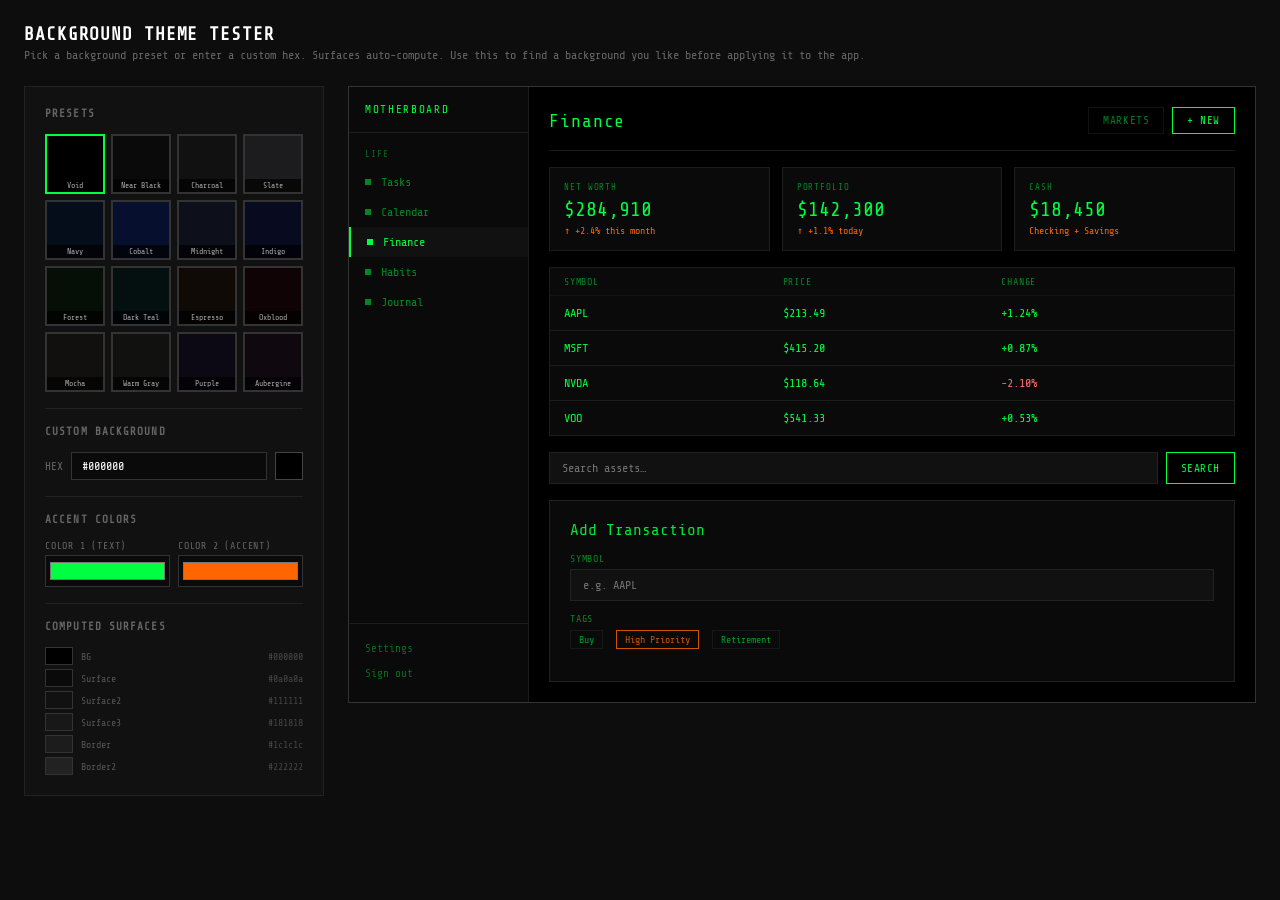
<file: theme-test.html>
<!DOCTYPE html>
<html lang="en">
<head>
<meta charset="UTF-8">
<meta name="viewport" content="width=device-width, initial-scale=1.0">
<title>Background Theme Test</title>
<link href="https://fonts.googleapis.com/css2?family=Share+Tech+Mono&display=swap" rel="stylesheet">
<style>
  *, *::before, *::after { box-sizing: border-box; margin: 0; padding: 0; }

  :root {
    --bg:       #000000;
    --surface:  #0A0A0A;
    --surface2: #111111;
    --surface3: #181818;
    --border:   #1C1C1C;
    --border2:  #222222;
    --c1: #00FF41;
    --c2: #FF6600;
    --font: 'Share Tech Mono', monospace;
  }

  body {
    font-family: var(--font);
    background: #0D0D0D;
    color: #aaa;
    min-height: 100vh;
    padding: 24px;
  }

  h1 { font-size: 18px; color: #fff; margin-bottom: 4px; letter-spacing: 0.05em; }
  .subtitle { font-size: 12px; color: #666; margin-bottom: 24px; }

  .layout { display: grid; grid-template-columns: 300px 1fr; gap: 24px; align-items: start; }

  /* ── CONTROLS PANEL ── */
  .controls {
    background: #111;
    border: 1px solid #222;
    padding: 20px;
    position: sticky;
    top: 24px;
  }
  .controls h2 { font-size: 11px; color: #666; letter-spacing: 0.1em; text-transform: uppercase; margin-bottom: 14px; }

  .preset-grid {
    display: grid;
    grid-template-columns: repeat(4, 1fr);
    gap: 6px;
    margin-bottom: 16px;
  }
  .swatch {
    aspect-ratio: 1;
    border: 2px solid #333;
    cursor: pointer;
    transition: border-color 0.15s, transform 0.1s;
    position: relative;
  }
  .swatch:hover { border-color: #888; transform: scale(1.05); }
  .swatch.active { border-color: var(--c1) !important; }
  .swatch-label {
    position: absolute;
    bottom: 0; left: 0; right: 0;
    font-size: 8px;
    text-align: center;
    padding: 2px;
    background: rgba(0,0,0,0.7);
    color: #aaa;
    white-space: nowrap;
    overflow: hidden;
    text-overflow: ellipsis;
  }

  .divider { height: 1px; background: #222; margin: 16px 0; }

  .custom-row {
    display: flex;
    gap: 8px;
    align-items: center;
    margin-bottom: 16px;
  }
  .custom-row label { font-size: 11px; color: #666; white-space: nowrap; }
  .hex-input {
    flex: 1;
    background: #0A0A0A;
    border: 1px solid #333;
    color: #fff;
    font-family: var(--font);
    font-size: 12px;
    padding: 6px 10px;
    outline: none;
  }
  .hex-input:focus { border-color: var(--c1); }
  .color-dot {
    width: 28px;
    height: 28px;
    border: 1px solid #444;
    cursor: pointer;
    flex-shrink: 0;
  }

  .color-pickers { display: flex; gap: 8px; margin-bottom: 16px; }
  .picker-group { flex: 1; }
  .picker-group label { display: block; font-size: 10px; color: #666; margin-bottom: 4px; letter-spacing: 0.08em; }
  .picker-group input[type="color"] {
    width: 100%;
    height: 32px;
    border: 1px solid #333;
    background: #0A0A0A;
    cursor: pointer;
    padding: 2px;
  }

  .surface-chips { display: flex; flex-direction: column; gap: 4px; }
  .chip-row { display: flex; align-items: center; gap: 8px; }
  .chip { width: 28px; height: 18px; border: 1px solid #333; flex-shrink: 0; }
  .chip-label { font-size: 10px; color: #555; }
  .chip-hex { font-size: 10px; color: #444; margin-left: auto; }

  /* ── PREVIEW PANEL ── */
  .preview {
    background: var(--bg);
    border: 1px solid #333;
    min-height: 600px;
    display: flex;
    overflow: hidden;
  }

  /* Mini sidebar */
  .prev-sidebar {
    width: 180px;
    background: var(--surface);
    border-right: 1px solid var(--border);
    padding: 16px 0;
    flex-shrink: 0;
    display: flex;
    flex-direction: column;
  }
  .prev-logo {
    font-size: 11px;
    letter-spacing: 0.15em;
    color: var(--c1);
    padding: 0 16px 16px;
    border-bottom: 1px solid var(--border);
    margin-bottom: 12px;
  }
  .prev-nav-section {
    font-size: 9px;
    color: var(--c1);
    opacity: 0.4;
    padding: 4px 16px;
    letter-spacing: 0.1em;
    text-transform: uppercase;
    margin-bottom: 4px;
  }
  .prev-nav-item {
    display: flex;
    align-items: center;
    gap: 10px;
    padding: 8px 16px;
    font-size: 12px;
    color: var(--c1);
    opacity: 0.5;
    cursor: pointer;
    transition: opacity 0.15s, background 0.15s;
  }
  .prev-nav-item:hover { opacity: 0.8; background: var(--surface2); }
  .prev-nav-item.active { opacity: 1; background: var(--surface2); border-left: 2px solid var(--c1); }
  .prev-nav-dot { width: 6px; height: 6px; background: var(--c1); flex-shrink: 0; }
  .prev-sidebar-footer {
    margin-top: auto;
    padding: 12px 16px 0;
    border-top: 1px solid var(--border);
  }
  .prev-footer-item {
    font-size: 11px;
    color: var(--c1);
    opacity: 0.4;
    padding: 6px 0;
  }

  /* Main content */
  .prev-content {
    flex: 1;
    padding: 20px;
    overflow: auto;
    display: flex;
    flex-direction: column;
    gap: 16px;
  }
  .prev-topbar {
    display: flex;
    justify-content: space-between;
    align-items: center;
    padding-bottom: 16px;
    border-bottom: 1px solid var(--border);
  }
  .prev-title { font-size: 18px; color: var(--c1); letter-spacing: 0.05em; }
  .prev-btn {
    padding: 6px 14px;
    font-family: var(--font);
    font-size: 11px;
    cursor: pointer;
    letter-spacing: 0.05em;
    text-transform: uppercase;
  }
  .prev-btn-primary {
    background: transparent;
    border: 1px solid var(--c1);
    color: var(--c1);
  }
  .prev-btn-secondary {
    background: transparent;
    border: 1px solid var(--border2);
    color: var(--c1);
    opacity: 0.5;
  }

  .prev-cards { display: grid; grid-template-columns: repeat(3, 1fr); gap: 12px; }
  .prev-card {
    background: var(--surface);
    border: 1px solid var(--border);
    padding: 14px;
  }
  .prev-card-label { font-size: 9px; color: var(--c1); opacity: 0.5; letter-spacing: 0.1em; text-transform: uppercase; margin-bottom: 6px; }
  .prev-card-value { font-size: 20px; color: var(--c1); }
  .prev-card-sub { font-size: 10px; color: var(--c2); margin-top: 4px; }

  .prev-table {
    background: var(--surface);
    border: 1px solid var(--border);
  }
  .prev-table-header {
    display: grid;
    grid-template-columns: 1fr 1fr 1fr;
    padding: 8px 14px;
    border-bottom: 1px solid var(--border);
    font-size: 10px;
    color: var(--c1);
    opacity: 0.5;
    letter-spacing: 0.08em;
    text-transform: uppercase;
  }
  .prev-table-row {
    display: grid;
    grid-template-columns: 1fr 1fr 1fr;
    padding: 10px 14px;
    border-bottom: 1px solid var(--border);
    font-size: 12px;
    color: var(--c1);
    transition: background 0.1s;
  }
  .prev-table-row:last-child { border-bottom: none; }
  .prev-table-row:hover { background: var(--surface2); }
  .prev-table-up { color: var(--c1); }
  .prev-table-down { color: #FF6B6B; }

  .prev-input-row {
    display: flex;
    gap: 8px;
  }
  .prev-input {
    flex: 1;
    background: var(--surface2);
    border: 1px solid var(--border2);
    color: var(--c1);
    font-family: var(--font);
    font-size: 12px;
    padding: 8px 12px;
    outline: none;
  }
  .prev-input:focus { border-color: var(--c1); }

  .prev-modal-wrap {
    background: var(--surface);
    border: 1px solid var(--border2);
    padding: 20px;
  }
  .prev-modal-title { font-size: 16px; color: var(--c1); margin-bottom: 14px; opacity: 0.9; }
  .prev-form-label { font-size: 10px; color: var(--c1); opacity: 0.5; letter-spacing: 0.08em; text-transform: uppercase; margin-bottom: 5px; }
  .prev-form-group { margin-bottom: 12px; }
  .prev-tag {
    display: inline-block;
    padding: 3px 8px;
    border: 1px solid var(--border2);
    font-size: 10px;
    color: var(--c1);
    opacity: 0.6;
    margin-right: 4px;
  }
  .prev-tag.accent { border-color: var(--c2); color: var(--c2); opacity: 0.8; }

  @media (max-width: 900px) {
    .layout { grid-template-columns: 1fr; }
    .controls { position: static; }
    .prev-cards { grid-template-columns: 1fr 1fr; }
    .prev-sidebar { width: 140px; }
  }
</style>
</head>
<body>

<h1>BACKGROUND THEME TESTER</h1>
<p class="subtitle">Pick a background preset or enter a custom hex. Surfaces auto-compute. Use this to find a background you like before applying it to the app.</p>

<div class="layout">

  <!-- CONTROLS -->
  <div class="controls">
    <h2>Presets</h2>
    <div class="preset-grid" id="preset-grid"></div>

    <div class="divider"></div>
    <h2>Custom Background</h2>
    <div class="custom-row">
      <label>HEX</label>
      <input type="text" class="hex-input" id="custom-hex" placeholder="#000000" maxlength="7">
      <div class="color-dot" id="custom-dot" onclick="document.getElementById('custom-picker').click()"></div>
      <input type="color" id="custom-picker" style="display:none" oninput="onPickerInput(this.value)">
    </div>

    <div class="divider"></div>
    <h2>Accent Colors</h2>
    <div class="color-pickers">
      <div class="picker-group">
        <label>COLOR 1 (TEXT)</label>
        <input type="color" id="c1-picker" value="#00FF41" oninput="setC1(this.value)">
      </div>
      <div class="picker-group">
        <label>COLOR 2 (ACCENT)</label>
        <input type="color" id="c2-picker" value="#FF6600" oninput="setC2(this.value)">
      </div>
    </div>

    <div class="divider"></div>
    <h2>Computed Surfaces</h2>
    <div class="surface-chips" id="surface-chips"></div>
  </div>

  <!-- PREVIEW -->
  <div class="preview" id="preview">
    <div class="prev-sidebar">
      <div class="prev-logo">MOTHERBOARD</div>
      <div class="prev-nav-section">Life</div>
      <div class="prev-nav-item"><div class="prev-nav-dot"></div>Tasks</div>
      <div class="prev-nav-item"><div class="prev-nav-dot"></div>Calendar</div>
      <div class="prev-nav-item active"><div class="prev-nav-dot"></div>Finance</div>
      <div class="prev-nav-item"><div class="prev-nav-dot"></div>Habits</div>
      <div class="prev-nav-item"><div class="prev-nav-dot"></div>Journal</div>
      <div class="prev-sidebar-footer">
        <div class="prev-footer-item">Settings</div>
        <div class="prev-footer-item">Sign out</div>
      </div>
    </div>

    <div class="prev-content">
      <!-- Topbar -->
      <div class="prev-topbar">
        <span class="prev-title">Finance</span>
        <div style="display:flex;gap:8px;">
          <button class="prev-btn prev-btn-secondary">Markets</button>
          <button class="prev-btn prev-btn-primary">+ New</button>
        </div>
      </div>

      <!-- Stat cards -->
      <div class="prev-cards">
        <div class="prev-card">
          <div class="prev-card-label">Net Worth</div>
          <div class="prev-card-value">$284,910</div>
          <div class="prev-card-sub">↑ +2.4% this month</div>
        </div>
        <div class="prev-card">
          <div class="prev-card-label">Portfolio</div>
          <div class="prev-card-value">$142,300</div>
          <div class="prev-card-sub">↑ +1.1% today</div>
        </div>
        <div class="prev-card">
          <div class="prev-card-label">Cash</div>
          <div class="prev-card-value">$18,450</div>
          <div class="prev-card-sub">Checking + Savings</div>
        </div>
      </div>

      <!-- Table -->
      <div class="prev-table">
        <div class="prev-table-header">
          <span>Symbol</span><span>Price</span><span>Change</span>
        </div>
        <div class="prev-table-row">
          <span>AAPL</span><span>$213.49</span><span class="prev-table-up">+1.24%</span>
        </div>
        <div class="prev-table-row">
          <span>MSFT</span><span>$415.20</span><span class="prev-table-up">+0.87%</span>
        </div>
        <div class="prev-table-row">
          <span>NVDA</span><span>$118.64</span><span class="prev-table-down">-2.10%</span>
        </div>
        <div class="prev-table-row">
          <span>VOO</span><span>$541.33</span><span class="prev-table-up">+0.53%</span>
        </div>
      </div>

      <!-- Input + tags -->
      <div class="prev-input-row">
        <input class="prev-input" placeholder="Search assets…">
        <button class="prev-btn prev-btn-primary">Search</button>
      </div>

      <!-- Modal-style card -->
      <div class="prev-modal-wrap">
        <div class="prev-modal-title">Add Transaction</div>
        <div class="prev-form-group">
          <div class="prev-form-label">Symbol</div>
          <input class="prev-input" placeholder="e.g. AAPL" style="width:100%;">
        </div>
        <div class="prev-form-group">
          <div class="prev-form-label">Tags</div>
          <span class="prev-tag">Buy</span>
          <span class="prev-tag accent">High Priority</span>
          <span class="prev-tag">Retirement</span>
        </div>
      </div>
    </div>
  </div>
</div>

<script>
const PRESETS = [
  { name: 'Void',      bg: '#000000' },
  { name: 'Near Black',bg: '#0A0A0A' },
  { name: 'Charcoal',  bg: '#111111' },
  { name: 'Slate',     bg: '#1C1C1E' },
  { name: 'Navy',      bg: '#060D1A' },
  { name: 'Cobalt',    bg: '#060F2E' },
  { name: 'Midnight',  bg: '#0D0F1A' },
  { name: 'Indigo',    bg: '#080B20' },
  { name: 'Forest',    bg: '#050F05' },
  { name: 'Dark Teal', bg: '#040F10' },
  { name: 'Espresso',  bg: '#100A06' },
  { name: 'Oxblood',   bg: '#100305' },
  { name: 'Mocha',     bg: '#12100E' },
  { name: 'Warm Gray', bg: '#111110' },
  { name: 'Purple',    bg: '#0C0814' },
  { name: 'Aubergine', bg: '#0F080F' },
];

function hexToRgb(hex) {
  const r = parseInt(hex.slice(1,3),16);
  const g = parseInt(hex.slice(3,5),16);
  const b = parseInt(hex.slice(5,7),16);
  return [r,g,b];
}
function rgbToHex(r,g,b) {
  return '#' + [r,g,b].map(v => Math.min(255,Math.max(0,Math.round(v))).toString(16).padStart(2,'0')).join('');
}
function lighten(hex, amt) {
  const [r,g,b] = hexToRgb(hex);
  return rgbToHex(r+amt, g+amt, b+amt);
}

function computeSurfaces(bg) {
  return {
    bg,
    surface:  lighten(bg, 10),
    surface2: lighten(bg, 17),
    surface3: lighten(bg, 24),
    border:   lighten(bg, 28),
    border2:  lighten(bg, 34),
  };
}

function applyTheme(bg) {
  const s = computeSurfaces(bg);
  const root = document.documentElement;
  root.style.setProperty('--bg',       s.bg);
  root.style.setProperty('--surface',  s.surface);
  root.style.setProperty('--surface2', s.surface2);
  root.style.setProperty('--surface3', s.surface3);
  root.style.setProperty('--border',   s.border);
  root.style.setProperty('--border2',  s.border2);

  // Update custom input + dot
  document.getElementById('custom-hex').value = bg;
  document.getElementById('custom-dot').style.background = bg;
  document.getElementById('custom-picker').value = bg;

  // Update surface chips
  const chips = [
    ['BG',       s.bg],
    ['Surface',  s.surface],
    ['Surface2', s.surface2],
    ['Surface3', s.surface3],
    ['Border',   s.border],
    ['Border2',  s.border2],
  ];
  document.getElementById('surface-chips').innerHTML = chips.map(([label, hex]) =>
    `<div class="chip-row">
      <div class="chip" style="background:${hex};"></div>
      <span class="chip-label">${label}</span>
      <span class="chip-hex">${hex}</span>
    </div>`
  ).join('');

  // Mark active preset
  document.querySelectorAll('.swatch').forEach(s => {
    s.classList.toggle('active', s.dataset.bg === bg);
  });
}

function setC1(val) {
  document.documentElement.style.setProperty('--c1', val);
}
function setC2(val) {
  document.documentElement.style.setProperty('--c2', val);
}

function onPickerInput(val) {
  document.getElementById('custom-hex').value = val;
  applyTheme(val);
}

// Build preset swatches
const grid = document.getElementById('preset-grid');
PRESETS.forEach(p => {
  const div = document.createElement('div');
  div.className = 'swatch';
  div.dataset.bg = p.bg;
  div.style.background = p.bg;
  div.innerHTML = `<div class="swatch-label">${p.name}</div>`;
  div.onclick = () => applyTheme(p.bg);
  grid.appendChild(div);
});

// Custom hex input
document.getElementById('custom-hex').addEventListener('input', function() {
  const val = this.value.trim();
  if (/^#[0-9A-Fa-f]{6}$/.test(val)) applyTheme(val);
});

// Init with void black
applyTheme('#000000');
</script>
</body>
</html>
</file>
